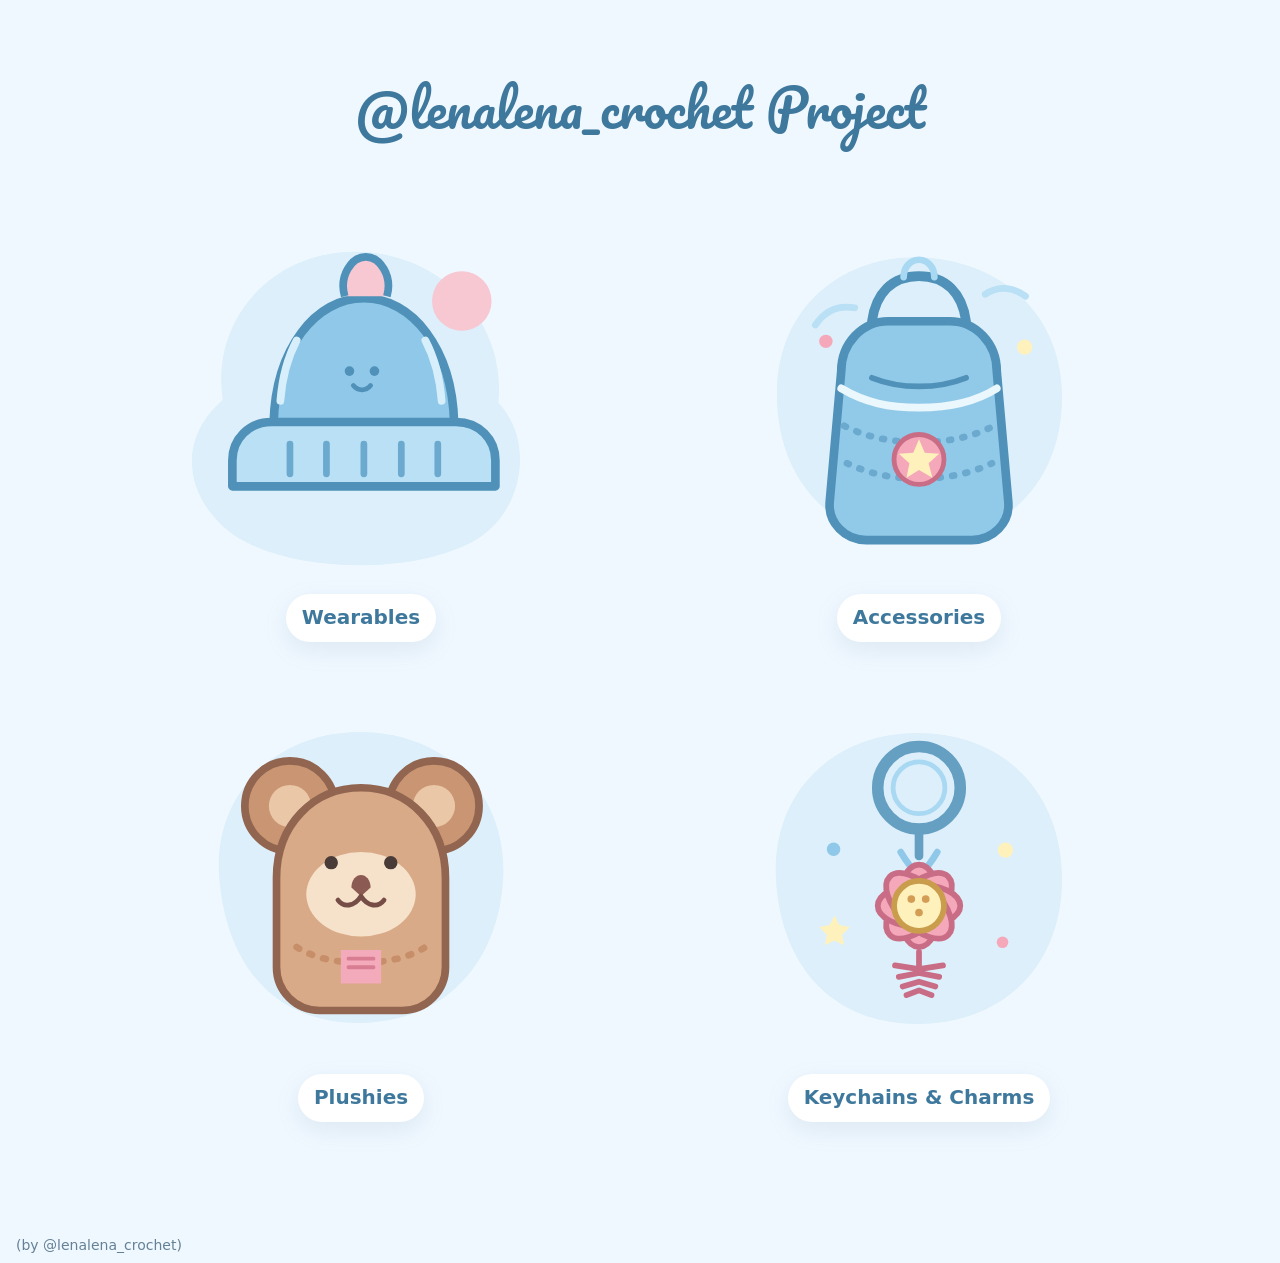
<file: index.html>
<!doctype html>
<html lang="en">
  <head>
    <meta charset="utf-8">
    <meta name="viewport" content="width=device-width, initial-scale=1">
    <meta name="theme-color" content="#f0f8ff">
    <title>@lenalena_crochet Project</title>
    <link rel="preconnect" href="https://fonts.googleapis.com">
    <link rel="preconnect" href="https://fonts.gstatic.com" crossorigin>
    <link href="https://fonts.googleapis.com/css2?family=Gaegu:wght@400;700&amp;family=Pacifico&amp;display=swap" rel="stylesheet">
    <link rel="stylesheet" href="assets/css/style.css?v=20261113-fonts">
  </head>
  <body>
    <main class="page-shell">
      <header class="site-header">
        <h1 class="site-title">@lenalena_crochet Project</h1>
      </header>

      <nav class="category-grid" aria-label="Project categories">
        <a class="category-card" href="categories/wearables.html" aria-label="Browse Wearables">
          <img src="assets/images/category-wearables.svg" alt="Vector illustration of a blue crochet beanie">
          <span class="category-card-label">Wearables</span>
        </a>
        <a class="category-card" href="categories/accessories.html" aria-label="Browse Accessories">
          <img src="assets/images/category-accessories.svg" alt="Vector illustration of a crochet flower and yarn">
          <span class="category-card-label">Accessories</span>
        </a>
        <a class="category-card" href="categories/plushies.html" aria-label="Browse Plushies">
          <img src="assets/images/category-plushies.svg" alt="Vector illustration of a handmade crochet bear">
          <span class="category-card-label">Plushies</span>
        </a>
        <a class="category-card" href="categories/keychains-charms.html" aria-label="Browse Keychains and Charms">
          <img src="assets/images/category-keychains-charms.svg" alt="Pastel vector illustration of a crochet flower keychain">
          <span class="category-card-label">Keychains &amp; Charms</span>
        </a>
      </nav>
    </main>

    <footer class="global-footer">(by @lenalena_crochet)</footer>
  </body>
</html>
</file>
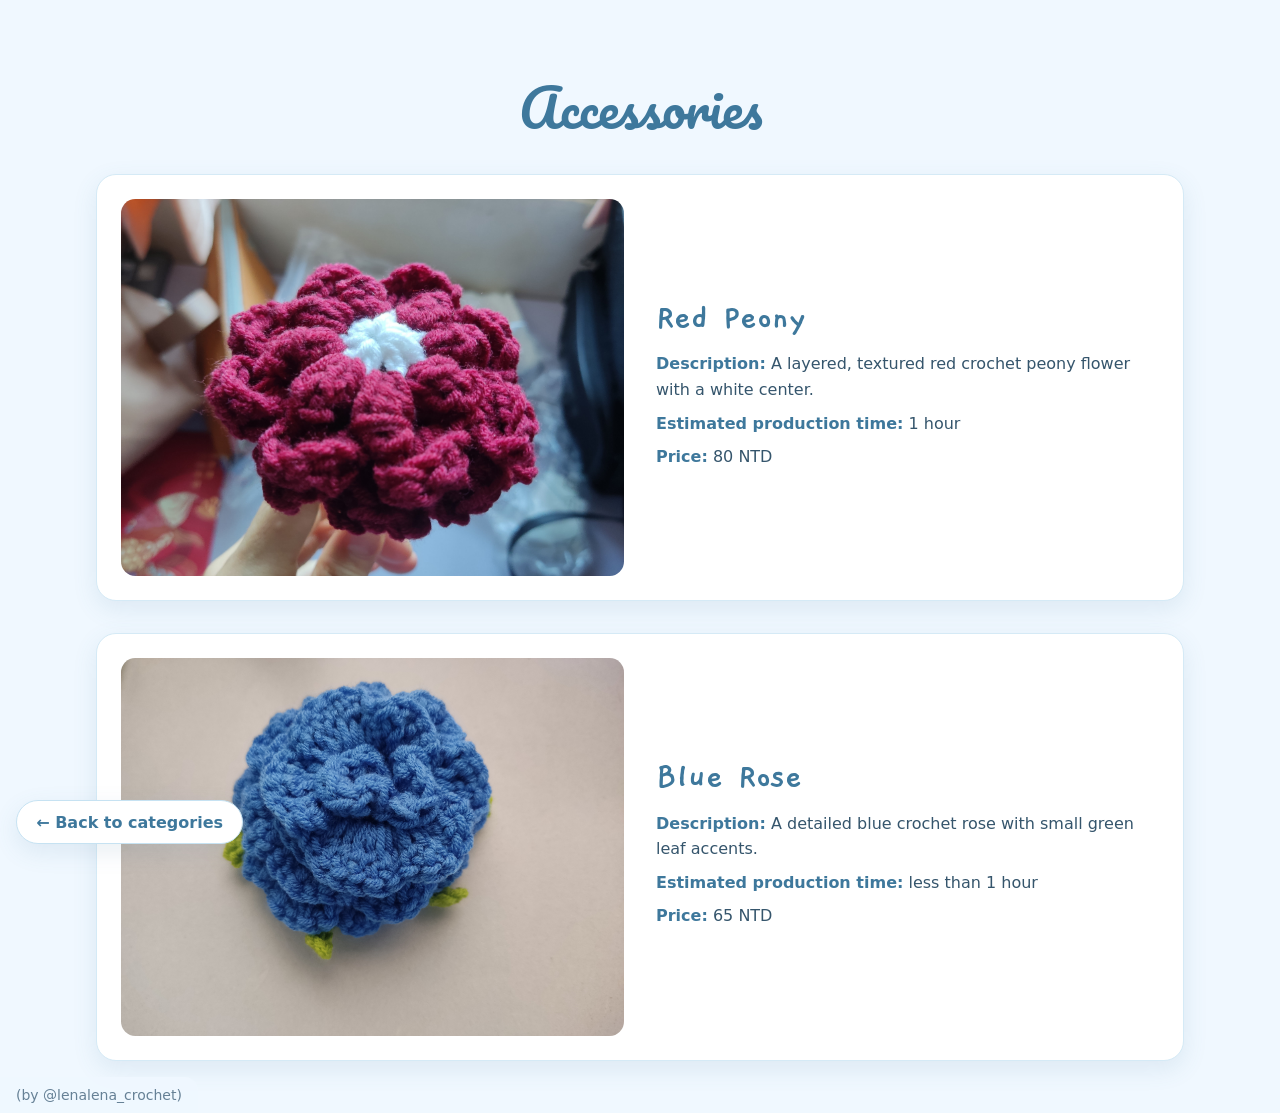
<file: categories/accessories.html>
<!doctype html>
<html lang="en">
  <head>
    <meta charset="utf-8">
    <meta name="viewport" content="width=device-width, initial-scale=1">
    <meta name="theme-color" content="#f0f8ff">
    <title>Accessories | @lenalena_crochet Project</title>
    <link rel="preconnect" href="https://fonts.googleapis.com">
    <link rel="preconnect" href="https://fonts.gstatic.com" crossorigin>
    <link href="https://fonts.googleapis.com/css2?family=Gaegu:wght@400;700&amp;family=Pacifico&amp;display=swap" rel="stylesheet">
    <link rel="stylesheet" href="../assets/css/style.css?v=20261113-fonts">
  </head>
  <body>
    <main class="page-shell category-page">
      <header class="site-header">
        <h1 class="category-title">Accessories</h1>
      </header>

      <section class="project-feed" aria-label="Accessories projects">
        <article class="project-card">
          <button class="project-image-button" type="button" aria-label="View full-size image of Red Peony">
            <img class="project-image" src="../assets/images/peony.jpg" alt="Layered, textured red crochet peony flower with a white center">
          </button>
          <div class="project-details">
            <h2>Red Peony</h2>
            <p><strong>Description:</strong> A layered, textured red crochet peony flower with a white center.</p>
            <p><strong>Estimated production time:</strong> 1 hour</p>
            <p><strong>Price:</strong> 80 NTD</p>
          </div>
        </article>
        <article class="project-card">
          <button class="project-image-button" type="button" aria-label="View full-size image of Blue Rose">
            <img class="project-image" src="../assets/images/rose.jpg" alt="Detailed blue crochet rose with small green leaf accents">
          </button>
          <div class="project-details">
            <h2>Blue Rose</h2>
            <p><strong>Description:</strong> A detailed blue crochet rose with small green leaf accents.</p>
            <p><strong>Estimated production time:</strong> less than 1 hour</p>
            <p><strong>Price:</strong> 65 NTD</p>
          </div>
        </article>
      </section>

      <dialog class="image-viewer" aria-label="Full-size project image">
        <button class="image-viewer-close" type="button" aria-label="Close image viewer">&times;</button>
        <img class="image-viewer-content" alt="">
      </dialog>

      <a class="back-link" href="../index.html">← Back to categories</a>
    </main>

    <footer class="global-footer">(by @lenalena_crochet)</footer>
    <script src="../assets/js/image-viewer.js" defer></script>
  </body>
</html>
</file>
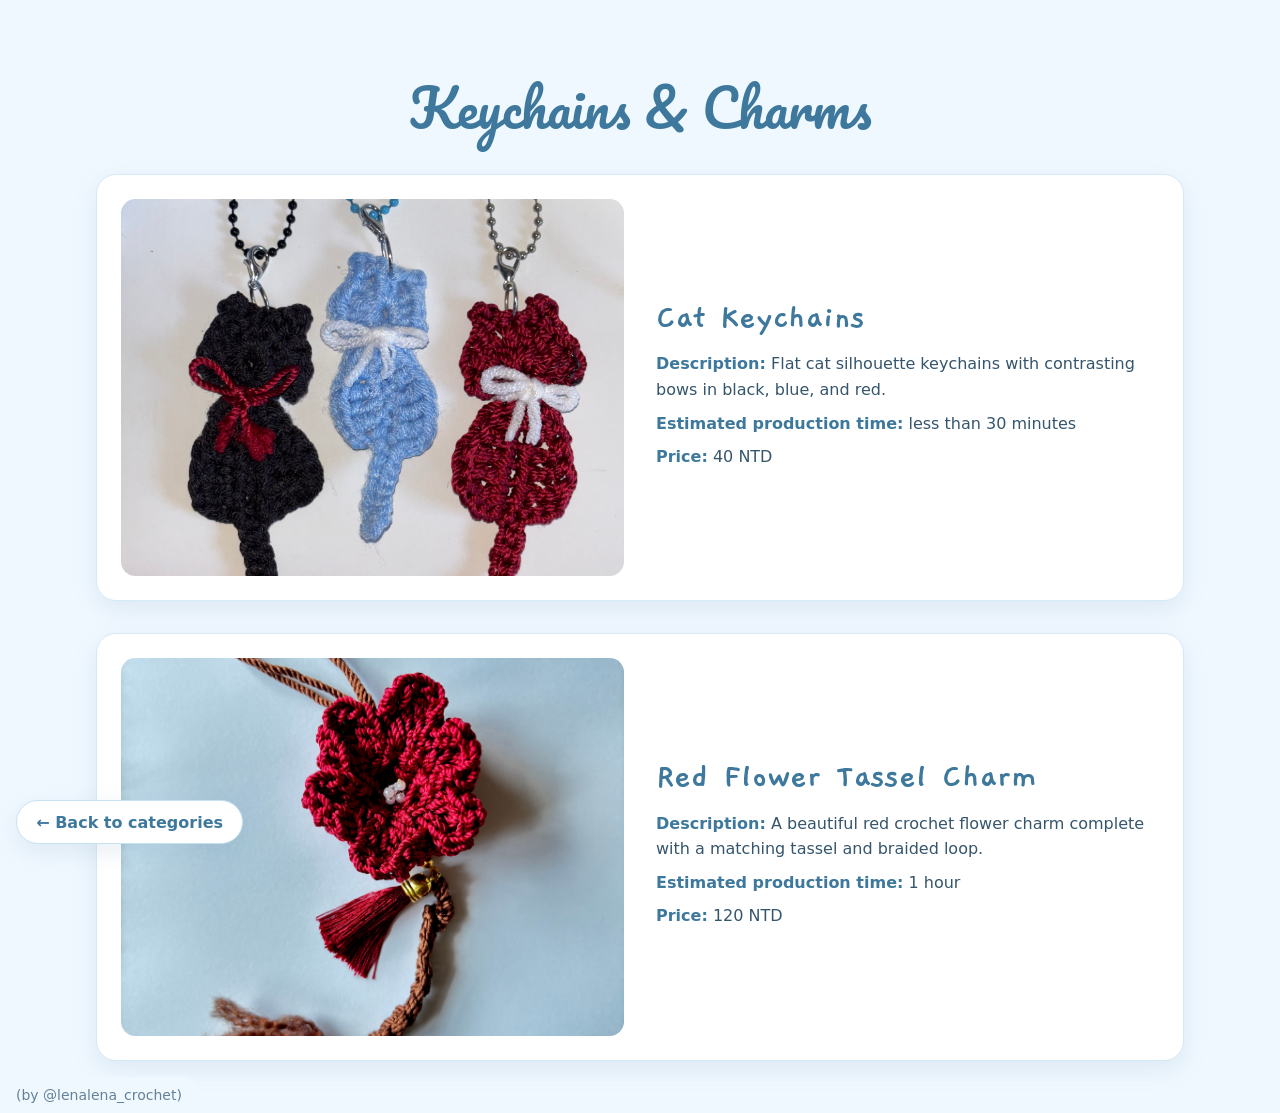
<file: categories/keychains-charms.html>
<!doctype html>
<html lang="en">
  <head>
    <meta charset="utf-8">
    <meta name="viewport" content="width=device-width, initial-scale=1">
    <meta name="theme-color" content="#f0f8ff">
    <title>Keychains &amp; Charms | @lenalena_crochet Project</title>
    <link rel="preconnect" href="https://fonts.googleapis.com">
    <link rel="preconnect" href="https://fonts.gstatic.com" crossorigin>
    <link href="https://fonts.googleapis.com/css2?family=Gaegu:wght@400;700&amp;family=Pacifico&amp;display=swap" rel="stylesheet">
    <link rel="stylesheet" href="../assets/css/style.css?v=20261113-fonts">
  </head>
  <body>
    <main class="page-shell category-page">
      <header class="site-header">
        <h1 class="category-title">Keychains &amp; Charms</h1>
      </header>

      <section class="project-feed" aria-label="Keychains and charms projects">
        <article class="project-card">
          <button class="project-image-button" type="button" aria-label="View full-size image of Cat Keychains">
            <img class="project-image" src="../assets/images/cat.jpg" alt="Flat cat silhouette keychains with black, blue, and red contrasting bows">
          </button>
          <div class="project-details">
            <h2>Cat Keychains</h2>
            <p><strong>Description:</strong> Flat cat silhouette keychains with contrasting bows in black, blue, and red.</p>
            <p><strong>Estimated production time:</strong> less than 30 minutes</p>
            <p><strong>Price:</strong> 40 NTD</p>
          </div>
        </article>
        <article class="project-card">
          <button class="project-image-button" type="button" aria-label="View full-size image of Red Flower Tassel Charm">
            <img class="project-image" src="../assets/images/flower.jpg" alt="Red crochet flower charm with a matching tassel and braided loop">
          </button>
          <div class="project-details">
            <h2>Red Flower Tassel Charm</h2>
            <p><strong>Description:</strong> A beautiful red crochet flower charm complete with a matching tassel and braided loop.</p>
            <p><strong>Estimated production time:</strong> 1 hour</p>
            <p><strong>Price:</strong> 120 NTD</p>
          </div>
        </article>
      </section>

      <dialog class="image-viewer" aria-label="Full-size project image">
        <button class="image-viewer-close" type="button" aria-label="Close image viewer">&times;</button>
        <img class="image-viewer-content" alt="">
      </dialog>

      <a class="back-link" href="../index.html">← Back to categories</a>
    </main>

    <footer class="global-footer">(by @lenalena_crochet)</footer>
    <script src="../assets/js/image-viewer.js" defer></script>
  </body>
</html>
</file>
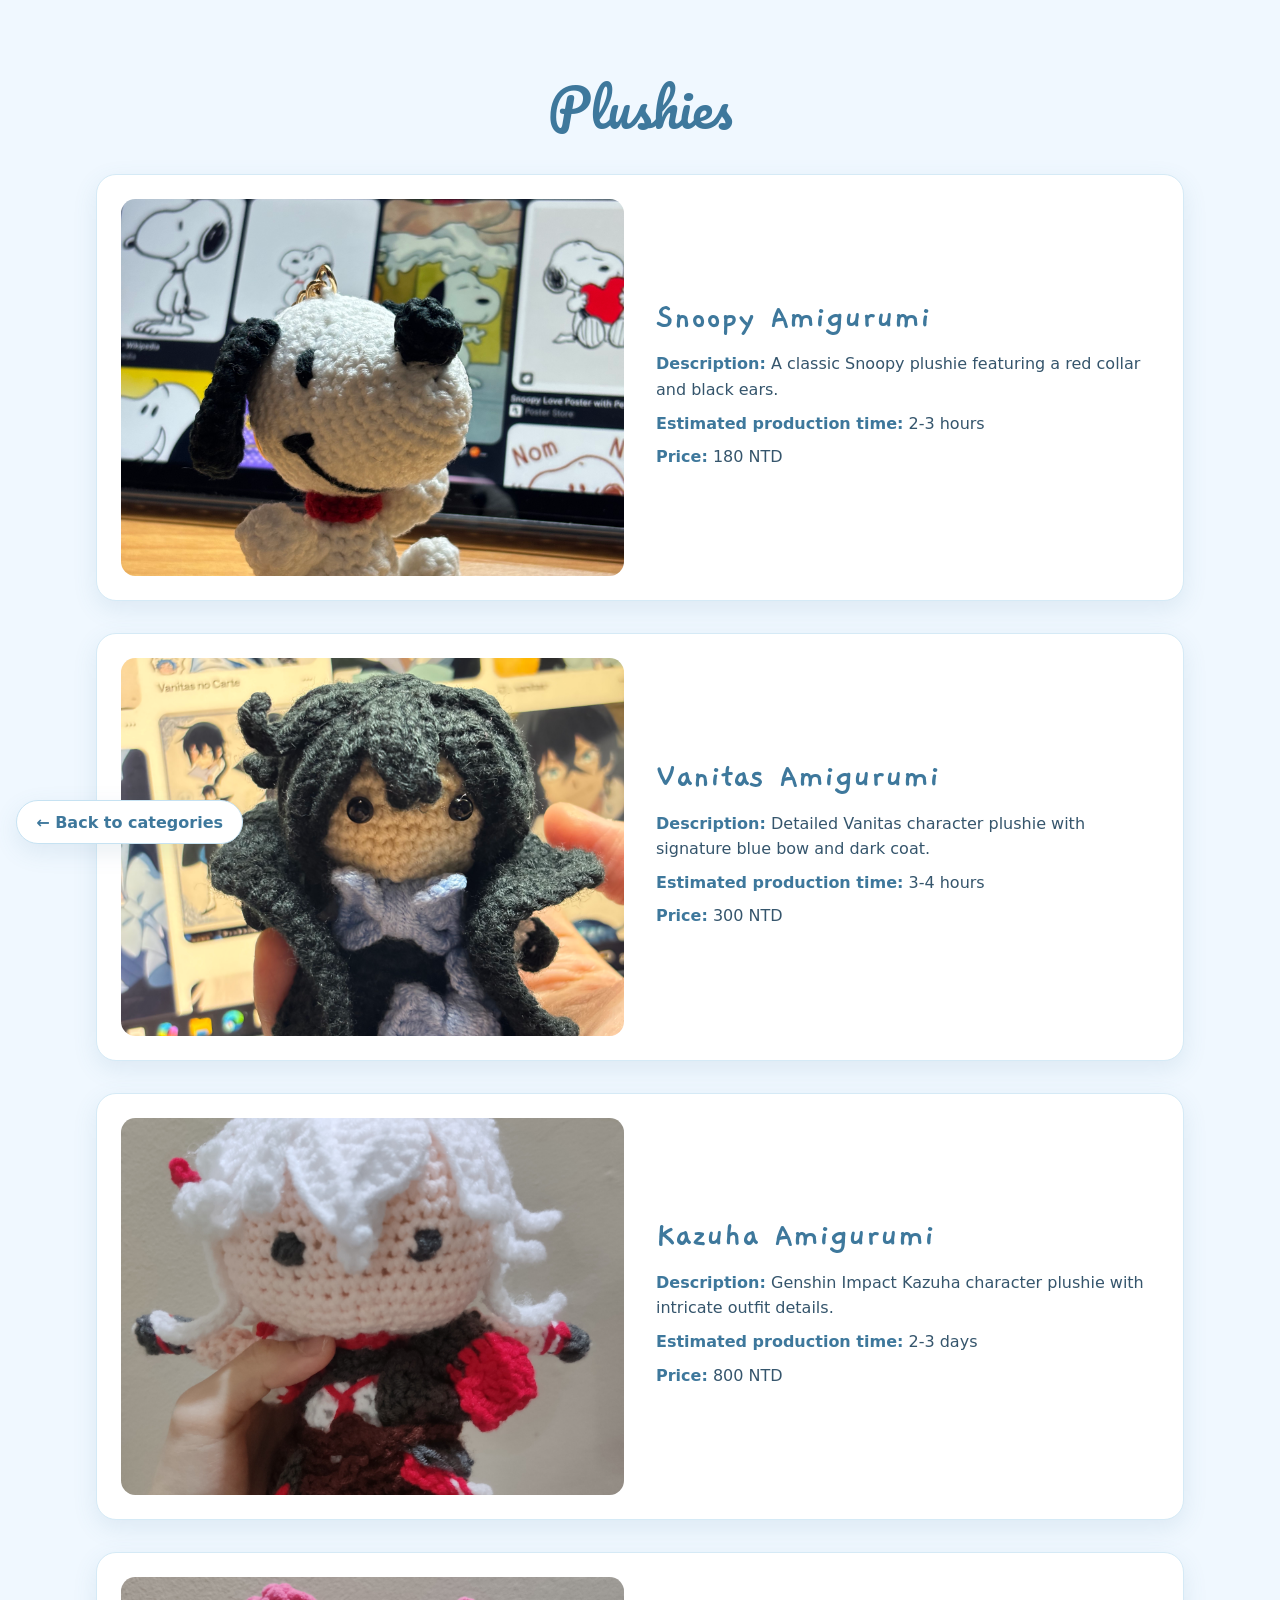
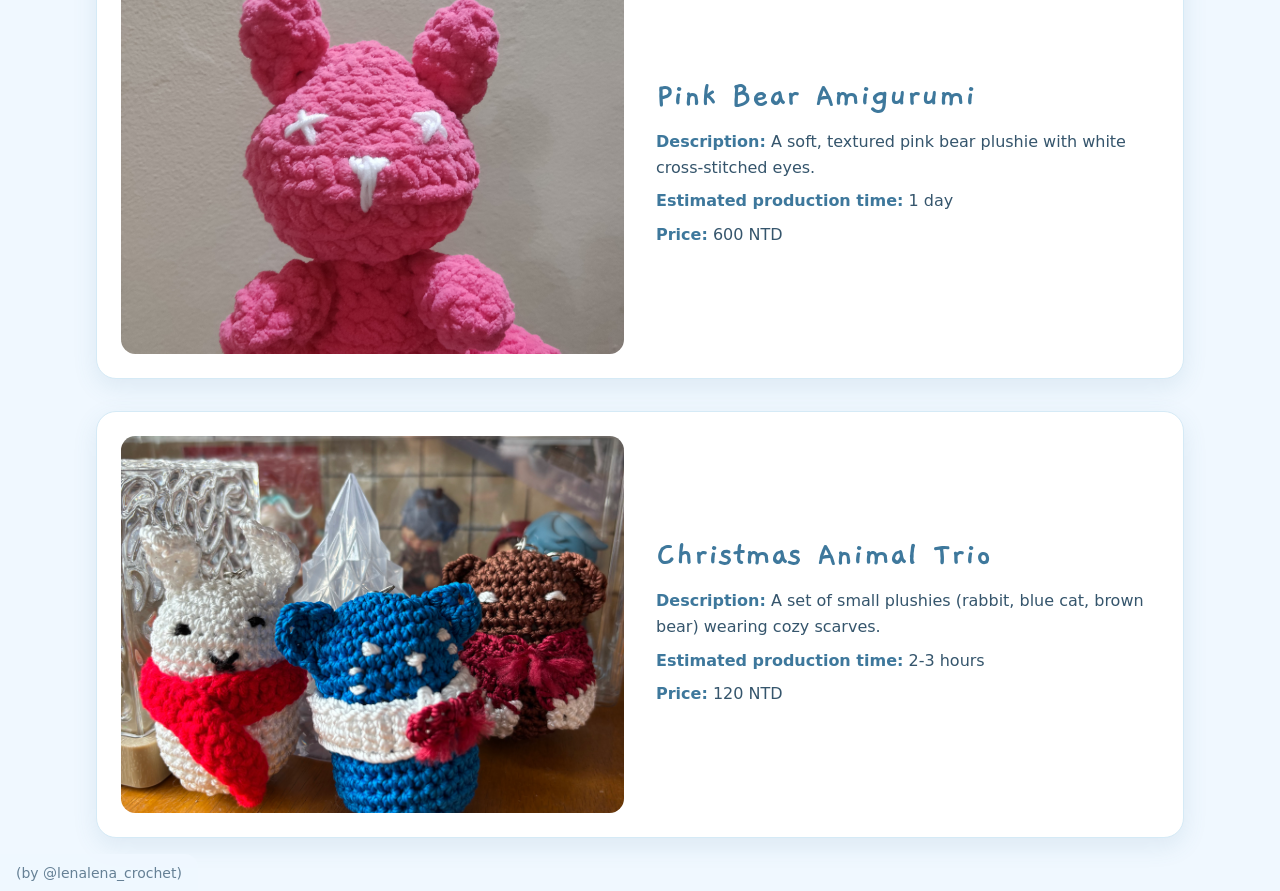
<file: categories/plushies.html>
<!doctype html>
<html lang="en">
  <head>
    <meta charset="utf-8">
    <meta name="viewport" content="width=device-width, initial-scale=1">
    <meta name="theme-color" content="#f0f8ff">
    <title>Plushies | @lenalena_crochet Project</title>
    <link rel="preconnect" href="https://fonts.googleapis.com">
    <link rel="preconnect" href="https://fonts.gstatic.com" crossorigin>
    <link href="https://fonts.googleapis.com/css2?family=Gaegu:wght@400;700&amp;family=Pacifico&amp;display=swap" rel="stylesheet">
    <link rel="stylesheet" href="../assets/css/style.css?v=20261113-fonts">
  </head>
  <body>
    <main class="page-shell category-page">
      <header class="site-header">
        <h1 class="category-title">Plushies</h1>
      </header>

      <section class="project-feed" aria-label="Plushies projects">
        <article class="project-card">
          <button class="project-image-button" type="button" aria-label="View full-size image of Snoopy Amigurumi">
            <img class="project-image" src="../assets/images/snoopy.jpg" alt="Snoopy plushie with a red collar and black ears">
          </button>
          <div class="project-details">
            <h2>Snoopy Amigurumi</h2>
            <p><strong>Description:</strong> A classic Snoopy plushie featuring a red collar and black ears.</p>
            <p><strong>Estimated production time:</strong> 2-3 hours</p>
            <p><strong>Price:</strong> 180 NTD</p>
          </div>
        </article>
        <article class="project-card">
          <button class="project-image-button" type="button" aria-label="View full-size image of Vanitas Amigurumi">
            <img class="project-image" src="../assets/images/vanitas.jpg" alt="Vanitas character plushie with a blue bow and dark coat">
          </button>
          <div class="project-details">
            <h2>Vanitas Amigurumi</h2>
            <p><strong>Description:</strong> Detailed Vanitas character plushie with signature blue bow and dark coat.</p>
            <p><strong>Estimated production time:</strong> 3-4 hours</p>
            <p><strong>Price:</strong> 300 NTD</p>
          </div>
        </article>
        <article class="project-card">
          <button class="project-image-button" type="button" aria-label="View full-size image of Kazuha Amigurumi">
            <img class="project-image" src="../assets/images/kazuha.jpg" alt="Genshin Impact Kazuha character plushie with intricate outfit details">
          </button>
          <div class="project-details">
            <h2>Kazuha Amigurumi</h2>
            <p><strong>Description:</strong> Genshin Impact Kazuha character plushie with intricate outfit details.</p>
            <p><strong>Estimated production time:</strong> 2-3 days</p>
            <p><strong>Price:</strong> 800 NTD</p>
          </div>
        </article>
        <article class="project-card">
          <button class="project-image-button" type="button" aria-label="View full-size image of Pink Bear Amigurumi">
            <img class="project-image" src="../assets/images/bear.jpg" alt="Textured pink bear plushie with white cross-stitched eyes">
          </button>
          <div class="project-details">
            <h2>Pink Bear Amigurumi</h2>
            <p><strong>Description:</strong> A soft, textured pink bear plushie with white cross-stitched eyes.</p>
            <p><strong>Estimated production time:</strong> 1 day</p>
            <p><strong>Price:</strong> 600 NTD</p>
          </div>
        </article>
        <article class="project-card">
          <button class="project-image-button" type="button" aria-label="View full-size image of Christmas Animal Trio">
            <img class="project-image" src="../assets/images/animals.jpg" alt="Small rabbit, blue cat, and brown bear plushies wearing cozy scarves">
          </button>
          <div class="project-details">
            <h2>Christmas Animal Trio</h2>
            <p><strong>Description:</strong> A set of small plushies (rabbit, blue cat, brown bear) wearing cozy scarves.</p>
            <p><strong>Estimated production time:</strong> 2-3 hours</p>
            <p><strong>Price:</strong> 120 NTD</p>
          </div>
        </article>
      </section>

      <dialog class="image-viewer" aria-label="Full-size project image">
        <button class="image-viewer-close" type="button" aria-label="Close image viewer">&times;</button>
        <img class="image-viewer-content" alt="">
      </dialog>

      <a class="back-link" href="../index.html">← Back to categories</a>
    </main>

    <footer class="global-footer">(by @lenalena_crochet)</footer>
    <script src="../assets/js/image-viewer.js" defer></script>
  </body>
</html>
</file>
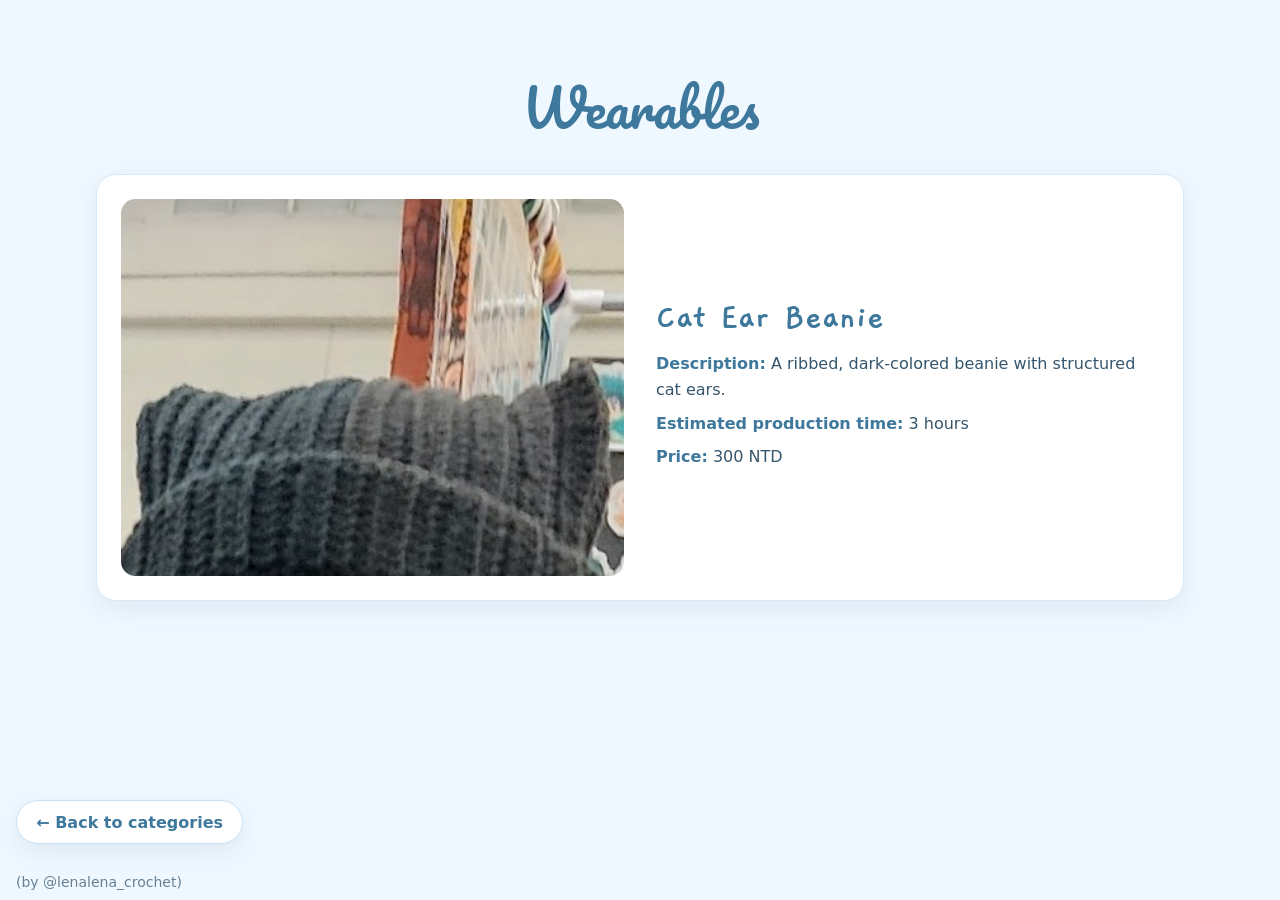
<file: categories/wearables.html>
<!doctype html>
<html lang="en">
  <head>
    <meta charset="utf-8">
    <meta name="viewport" content="width=device-width, initial-scale=1">
    <meta name="theme-color" content="#f0f8ff">
    <title>Wearables | @lenalena_crochet Project</title>
    <link rel="preconnect" href="https://fonts.googleapis.com">
    <link rel="preconnect" href="https://fonts.gstatic.com" crossorigin>
    <link href="https://fonts.googleapis.com/css2?family=Gaegu:wght@400;700&amp;family=Pacifico&amp;display=swap" rel="stylesheet">
    <link rel="stylesheet" href="../assets/css/style.css?v=20261113-fonts">
  </head>
  <body>
    <main class="page-shell category-page">
      <header class="site-header">
        <h1 class="category-title">Wearables</h1>
      </header>

      <section class="project-feed" aria-label="Wearables projects">
        <article class="project-card">
          <button class="project-image-button" type="button" aria-label="View full-size image of Cat Ear Beanie">
            <img class="project-image" src="../assets/images/cat_beanie.JPG" alt="Ribbed, dark-colored beanie with structured cat ears">
          </button>
          <div class="project-details">
            <h2>Cat Ear Beanie</h2>
            <p><strong>Description:</strong> A ribbed, dark-colored beanie with structured cat ears.</p>
            <p><strong>Estimated production time:</strong> 3 hours</p>
            <p><strong>Price:</strong> 300 NTD</p>
          </div>
        </article>
      </section>

      <dialog class="image-viewer" aria-label="Full-size project image">
        <button class="image-viewer-close" type="button" aria-label="Close image viewer">&times;</button>
        <img class="image-viewer-content" alt="">
      </dialog>

      <a class="back-link" href="../index.html">← Back to categories</a>
    </main>

    <footer class="global-footer">(by @lenalena_crochet)</footer>
    <script src="../assets/js/image-viewer.js" defer></script>
  </body>
</html>
</file>
<file: assets/css/style.css>
:root {
  color-scheme: light;
  font-family: "Nunito", "Quicksand", system-ui, -apple-system, BlinkMacSystemFont, "Segoe UI", sans-serif;
  --font-display: "Pacifico", cursive;
  --font-project-title: "Gaegu", cursive;
  color: #35556c;
  background: #f0f8ff;
  font-synthesis: none;
  text-rendering: optimizeLegibility;
  --color-background: #f0f8ff;
  --color-surface: #ffffff;
  --color-blue: #a9d8f2;
  --color-blue-dark: #659fc2;
  --color-blue-soft: #dceffa;
  --color-text: #35556c;
  --color-muted: #668196;
  --radius-card: 1.25rem;
  --shadow-soft: 0 0.5rem 1.5rem rgb(74 126 158 / 12%);
}

* {
  box-sizing: border-box;
}

body {
  display: flex;
  flex-direction: column;
  min-width: 320px;
  min-height: 100vh;
  margin: 0;
  background: var(--color-background);
  color: var(--color-text);
}

a {
  color: inherit;
}

.page-shell {
  flex: 1;
  width: min(100% - 2rem, 68rem);
  margin-inline: auto;
  padding: clamp(2rem, 6vw, 4.5rem) 0 6rem;
}

.site-header {
  margin-bottom: clamp(2rem, 5vw, 3.5rem);
  text-align: center;
}

.site-title,
.category-title {
  margin: 0;
  color: #3e789c;
  font-family: var(--font-display);
  font-size: clamp(2rem, 5vw, 3.25rem);
  font-weight: 400;
  letter-spacing: normal;
  line-height: 1.35;
}

.site-subtitle {
  margin: 0.75rem 0 0;
  color: var(--color-muted);
  font-size: 1.05rem;
}

.category-grid {
  display: grid;
  grid-template-columns: repeat(2, minmax(0, 1fr));
  gap: clamp(1rem, 3vw, 1.75rem);
}

.category-card {
  display: grid;
  justify-items: center;
  gap: 0.25rem;
  padding: 0.5rem;
  border-radius: 1.5rem;
  text-decoration: none;
  transition: transform 160ms ease;
}

.category-card:hover {
  transform: translateY(-0.2rem);
}

.category-card:hover img {
  filter: drop-shadow(0 0.75rem 0.75rem rgb(74 126 158 / 18%));
}

.category-card:focus-visible {
  outline: 3px solid var(--color-blue-dark);
  outline-offset: 3px;
}

.category-card:focus-visible,
.project-image-button:focus-visible,
.back-link:focus-visible {
  outline: 3px solid var(--color-blue-dark);
  outline-offset: 3px;
}

.category-card img {
  display: block;
  width: 100%;
  max-width: 24rem;
  aspect-ratio: 1;
  object-fit: contain;
  transition: filter 160ms ease;
}

.category-card-label {
  display: block;
  padding: 0.65rem 1rem 0.85rem;
  border-radius: 999px;
  background: var(--color-surface);
  color: #3e789c;
  font-size: clamp(1rem, 2.5vw, 1.25rem);
  font-weight: 800;
  text-align: center;
  box-shadow: var(--shadow-soft);
}

.category-page {
  display: flex;
  flex-direction: column;
  padding-bottom: 1rem;
}

.category-page .site-header {
  margin-bottom: 2rem;
}

.project-feed {
  display: grid;
  gap: 2rem;
}

.project-card {
  display: grid;
  grid-template-columns: minmax(0, 1fr) minmax(0, 1fr);
  gap: clamp(1rem, 3vw, 2rem);
  align-items: center;
  padding: clamp(1rem, 3vw, 1.5rem);
  border: 1px solid #d5eaf6;
  border-radius: var(--radius-card);
  background: var(--color-surface);
  box-shadow: var(--shadow-soft);
}

.project-image {
  display: block;
  width: 100%;
  aspect-ratio: 4 / 3;
  border-radius: 0.9rem;
  object-fit: cover;
  background: var(--color-blue-soft);
}

.project-image-button {
  display: block;
  width: 100%;
  padding: 0;
  border: 0;
  border-radius: 0.9rem;
  background: transparent;
  cursor: zoom-in;
}

.project-image-button:hover .project-image {
  filter: brightness(0.96);
}

.image-viewer {
  position: relative;
  width: min(94vw, 72rem);
  max-width: none;
  max-height: 92vh;
  padding: 3rem 1rem 1rem;
  overflow: visible;
  border: 0;
  border-radius: 0;
  background: transparent;
  box-shadow: none;
}

.image-viewer::backdrop {
  background: rgb(25 43 55 / 78%);
}

.image-viewer-content {
  display: block;
  max-width: 100%;
  max-height: calc(92vh - 4rem);
  margin-inline: auto;
  border-radius: 0.75rem;
  object-fit: contain;
}

.image-viewer-close {
  position: absolute;
  top: 0.5rem;
  right: 0.5rem;
  display: grid;
  width: 2.5rem;
  height: 2.5rem;
  place-items: center;
  border: 0;
  border-radius: 50%;
  background: transparent;
  color: #3e789c;
  cursor: pointer;
  font: inherit;
  font-size: 1.75rem;
  line-height: 1;
}

.image-viewer-close:hover {
  color: #ffffff;
}

.image-viewer-close:focus-visible {
  outline: 3px solid var(--color-blue-dark);
  outline-offset: 2px;
}

.project-details h2 {
  margin: 0 0 0.75rem;
  color: #3e789c;
  font-family: var(--font-project-title);
  font-size: clamp(1.75rem, 4vw, 2.25rem);
  font-weight: 700;
  line-height: 1.15;
}

.project-details p {
  margin: 0.5rem 0;
  line-height: 1.6;
}

.project-details strong {
  color: #3e789c;
}

.back-link {
  position: fixed;
  z-index: 2;
  bottom: 3.5rem;
  left: 1rem;
  display: inline-flex;
  align-items: center;
  min-height: 2.75rem;
  margin: 0;
  padding: 0.7rem 1.2rem;
  border: 1px solid #c6e2f2;
  border-radius: 999px;
  background: var(--color-surface);
  color: #3e789c;
  font-weight: 800;
  text-decoration: none;
  box-shadow: var(--shadow-soft);
  transition: background-color 160ms ease, transform 160ms ease;
}

.back-link:hover {
  transform: translateY(-1px);
  background: #e5f4fc;
}

.global-footer {
  flex: 0 0 auto;
  align-self: flex-start;
  padding: 0.65rem 1rem;
  border-top-right-radius: 0.85rem;
  background: rgb(240 248 255 / 94%);
  color: var(--color-muted);
  font-size: 0.875rem;
}

@media (max-width: 420px) {
  .page-shell {
    width: min(100% - 1.25rem, 68rem);
  }

  .category-grid {
    gap: 0.75rem;
  }

  .back-link {
    left: 0.625rem;
  }
}

@media (max-width: 600px) {
  .project-card {
    grid-template-columns: 1fr;
  }
}

@media (prefers-reduced-motion: reduce) {
  *,
  *::before,
  *::after {
    scroll-behavior: auto !important;
    transition-duration: 0.01ms !important;
  }
}
</file>
